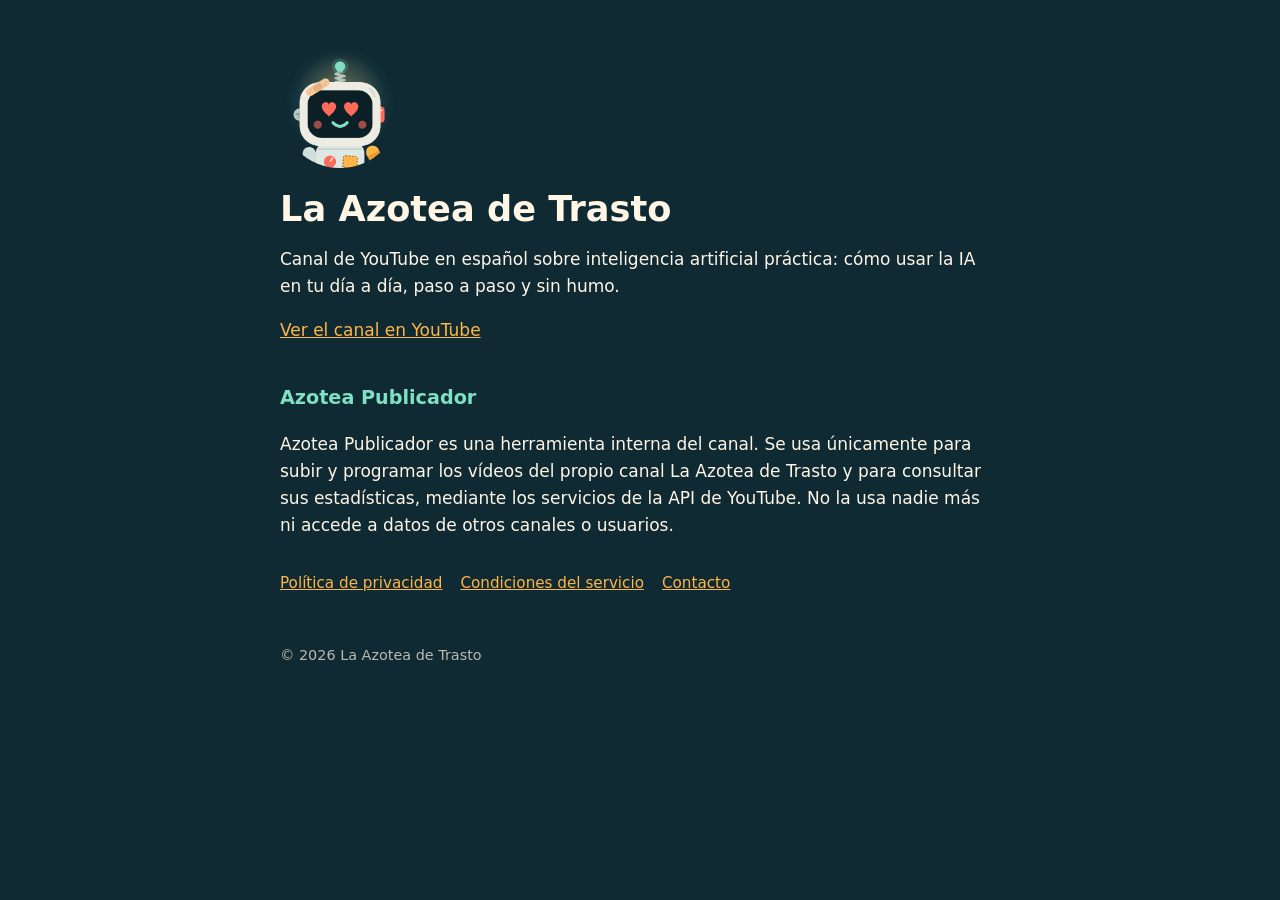
<file: index.html>
<!doctype html><html lang="es"><head><meta charset="utf-8"><meta name="viewport" content="width=device-width,initial-scale=1">
<title>La Azotea de Trasto</title><link rel="stylesheet" href="estilo.css"></head><body><main>
<img class="logo" src="trasto.png" alt="Trasto, la mascota del canal">
<h1>La Azotea de Trasto</h1>
<p>Canal de YouTube en español sobre inteligencia artificial práctica: cómo usar la IA en tu día a día, paso a paso y sin humo.</p>
<p><a href="https://www.youtube.com/@laazoteadetrasto">Ver el canal en YouTube</a></p>
<h2>Azotea Publicador</h2>
<p>Azotea Publicador es una herramienta interna del canal. Se usa únicamente para subir y programar los vídeos del propio canal La Azotea de Trasto y para consultar sus estadísticas, mediante los servicios de la API de YouTube. No la usa nadie más ni accede a datos de otros canales o usuarios.</p>
<nav><a href="privacidad.html">Política de privacidad</a><a href="condiciones.html">Condiciones del servicio</a><a href="mailto:laazoteadetrasto@gmail.com">Contacto</a></nav>
<p class="pie">© 2026 La Azotea de Trasto</p>
</main></body></html>
</file>
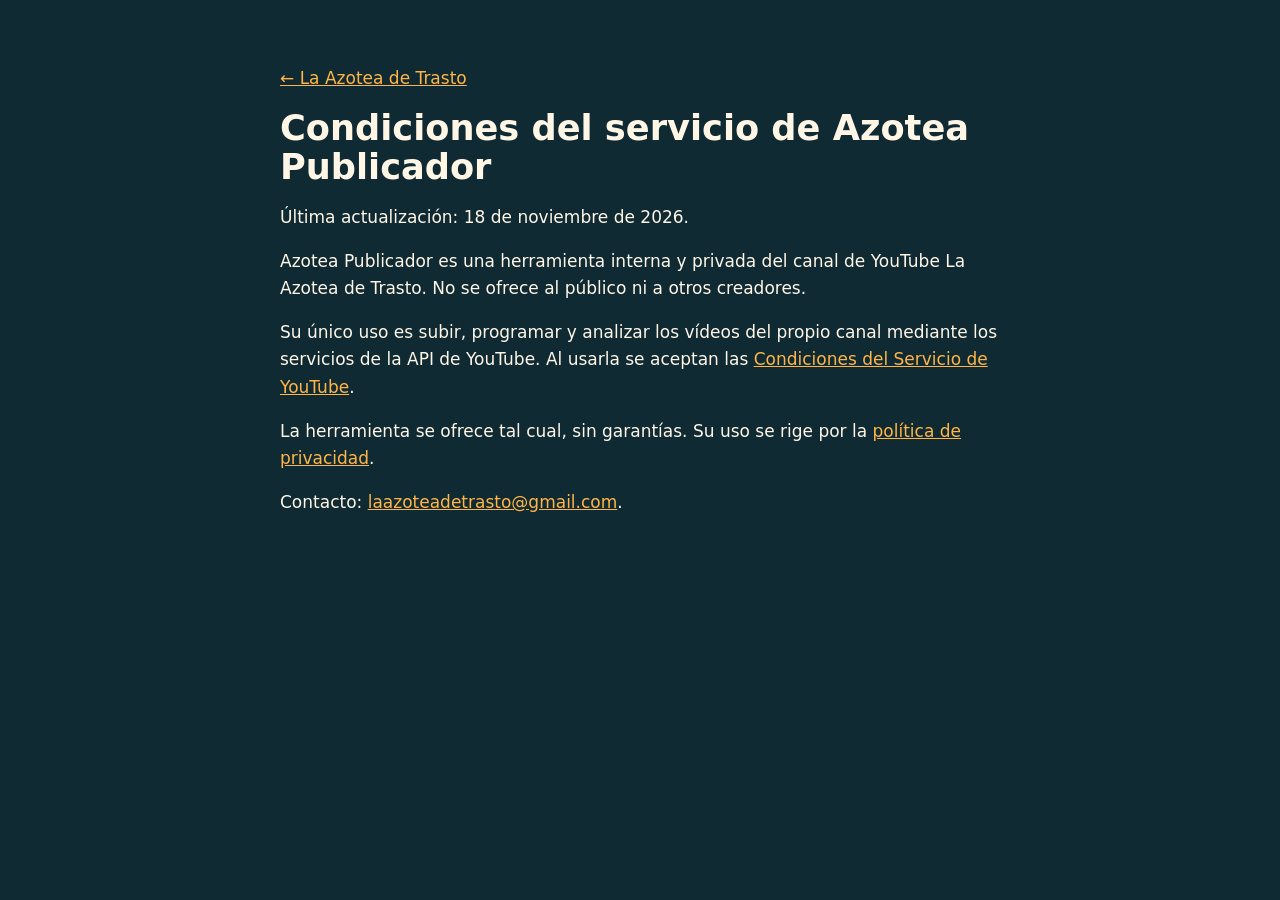
<file: condiciones.html>
<!doctype html><html lang="es"><head><meta charset="utf-8"><meta name="viewport" content="width=device-width,initial-scale=1">
<title>Condiciones del servicio · Azotea Publicador</title><link rel="stylesheet" href="estilo.css"></head><body><main>
<p><a href="index.html">← La Azotea de Trasto</a></p>
<h1>Condiciones del servicio de Azotea Publicador</h1>
<p>Última actualización: 18 de noviembre de 2026.</p>
<p>Azotea Publicador es una herramienta interna y privada del canal de YouTube La Azotea de Trasto. No se ofrece al público ni a otros creadores.</p>
<p>Su único uso es subir, programar y analizar los vídeos del propio canal mediante los servicios de la API de YouTube. Al usarla se aceptan las <a href="https://www.youtube.com/t/terms">Condiciones del Servicio de YouTube</a>.</p>
<p>La herramienta se ofrece tal cual, sin garantías. Su uso se rige por la <a href="privacidad.html">política de privacidad</a>.</p>
<p>Contacto: <a href="mailto:laazoteadetrasto@gmail.com">laazoteadetrasto@gmail.com</a>.</p>
</main></body></html>
</file>
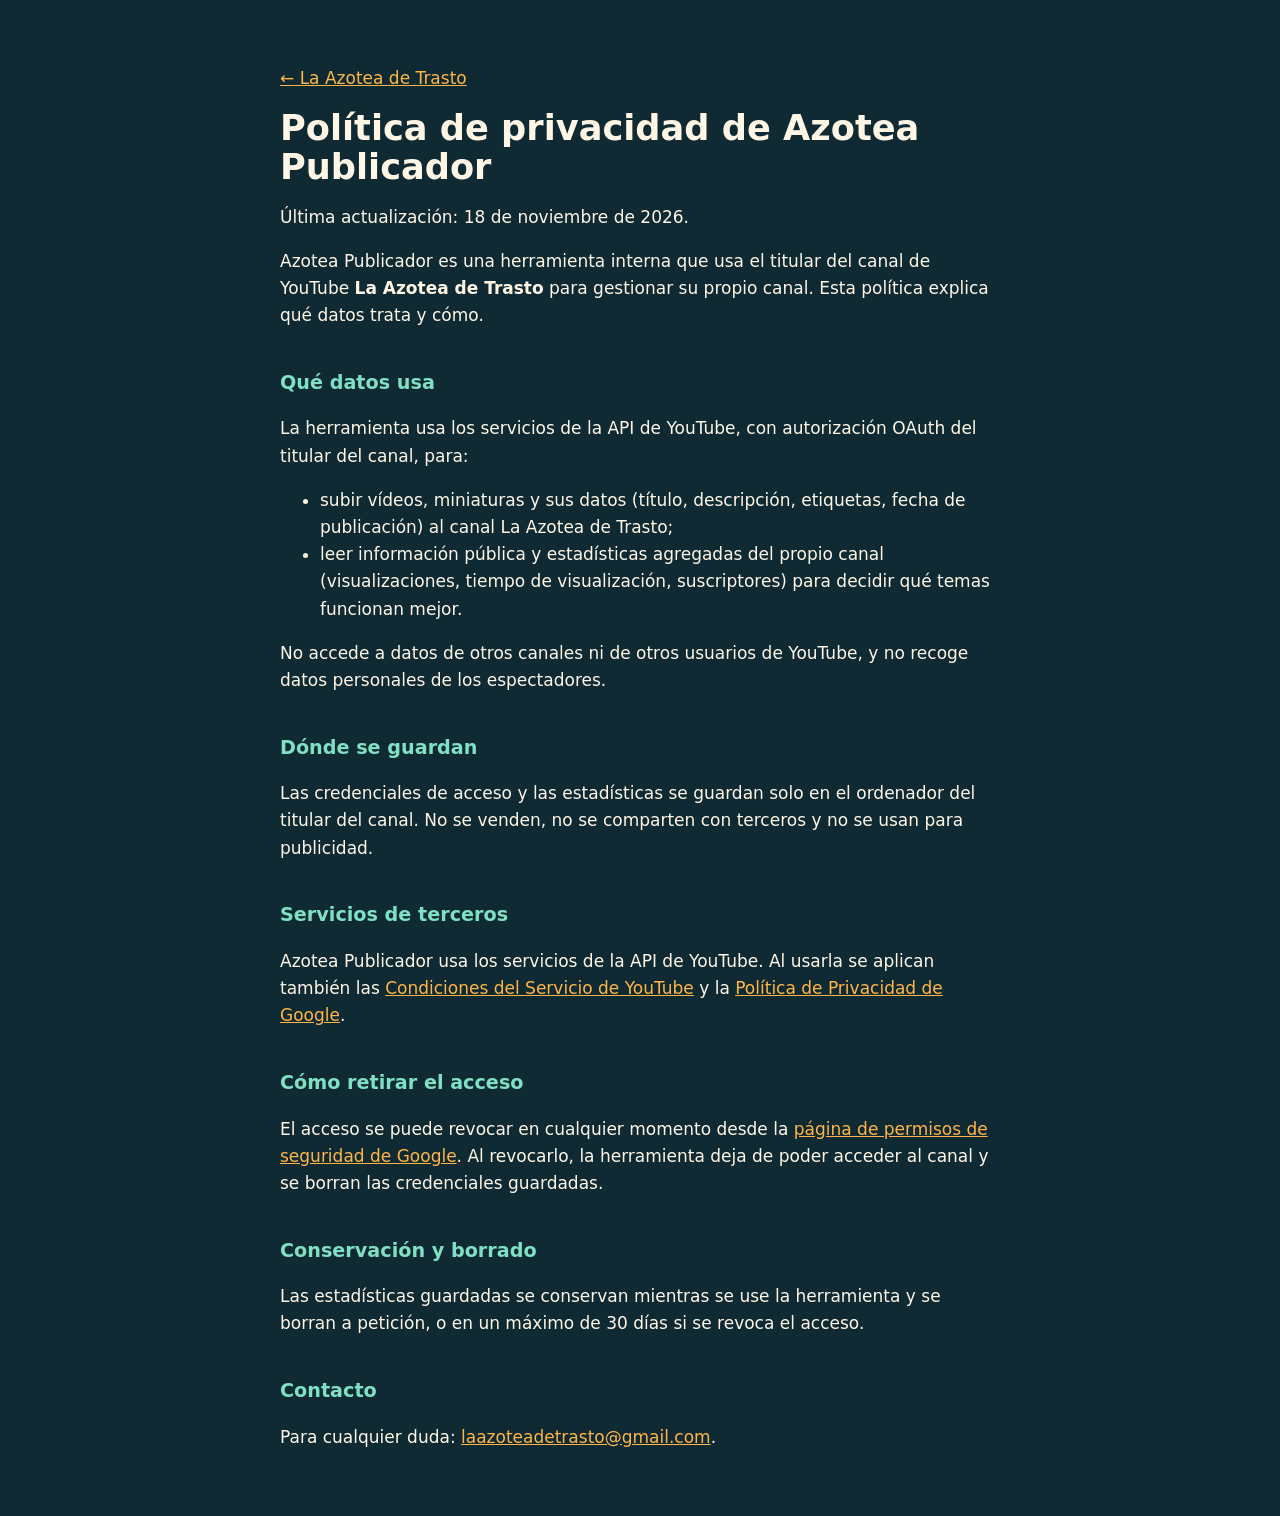
<file: privacidad.html>
<!doctype html><html lang="es"><head><meta charset="utf-8"><meta name="viewport" content="width=device-width,initial-scale=1">
<title>Política de privacidad · Azotea Publicador</title><link rel="stylesheet" href="estilo.css"></head><body><main>
<p><a href="index.html">← La Azotea de Trasto</a></p>
<h1>Política de privacidad de Azotea Publicador</h1>
<p>Última actualización: 18 de noviembre de 2026.</p>
<p>Azotea Publicador es una herramienta interna que usa el titular del canal de YouTube <strong>La Azotea de Trasto</strong> para gestionar su propio canal. Esta política explica qué datos trata y cómo.</p>
<h2>Qué datos usa</h2>
<p>La herramienta usa los servicios de la API de YouTube, con autorización OAuth del titular del canal, para:</p>
<ul><li>subir vídeos, miniaturas y sus datos (título, descripción, etiquetas, fecha de publicación) al canal La Azotea de Trasto;</li>
<li>leer información pública y estadísticas agregadas del propio canal (visualizaciones, tiempo de visualización, suscriptores) para decidir qué temas funcionan mejor.</li></ul>
<p>No accede a datos de otros canales ni de otros usuarios de YouTube, y no recoge datos personales de los espectadores.</p>
<h2>Dónde se guardan</h2>
<p>Las credenciales de acceso y las estadísticas se guardan solo en el ordenador del titular del canal. No se venden, no se comparten con terceros y no se usan para publicidad.</p>
<h2>Servicios de terceros</h2>
<p>Azotea Publicador usa los servicios de la API de YouTube. Al usarla se aplican también las <a href="https://www.youtube.com/t/terms">Condiciones del Servicio de YouTube</a> y la <a href="https://policies.google.com/privacy">Política de Privacidad de Google</a>.</p>
<h2>Cómo retirar el acceso</h2>
<p>El acceso se puede revocar en cualquier momento desde la <a href="https://security.google.com/settings/security/permissions">página de permisos de seguridad de Google</a>. Al revocarlo, la herramienta deja de poder acceder al canal y se borran las credenciales guardadas.</p>
<h2>Conservación y borrado</h2>
<p>Las estadísticas guardadas se conservan mientras se use la herramienta y se borran a petición, o en un máximo de 30 días si se revoca el acceso.</p>
<h2>Contacto</h2>
<p>Para cualquier duda: <a href="mailto:laazoteadetrasto@gmail.com">laazoteadetrasto@gmail.com</a>.</p>
</main></body></html>
</file>
<file: estilo.css>
:root{--fondo:#0F2A33;--ambar:#FFB547;--menta:#7FE0C3;--crema:#FFF6E6}
*{box-sizing:border-box}body{margin:0;background:var(--fondo);color:var(--crema);font:17px/1.6 system-ui,-apple-system,"Segoe UI",sans-serif}
main{max-width:760px;margin:0 auto;padding:48px 20px}
h1{font-size:2.2rem;line-height:1.1;margin:.4em 0}h2{color:var(--menta);font-size:1.2rem;margin-top:2em}
a{color:var(--ambar)}img.logo{width:120px;height:120px;border-radius:50%}
nav{display:flex;gap:18px;flex-wrap:wrap;margin-top:32px;font-size:.95rem}
.pie{margin-top:48px;opacity:.7;font-size:.9rem}
</file>
